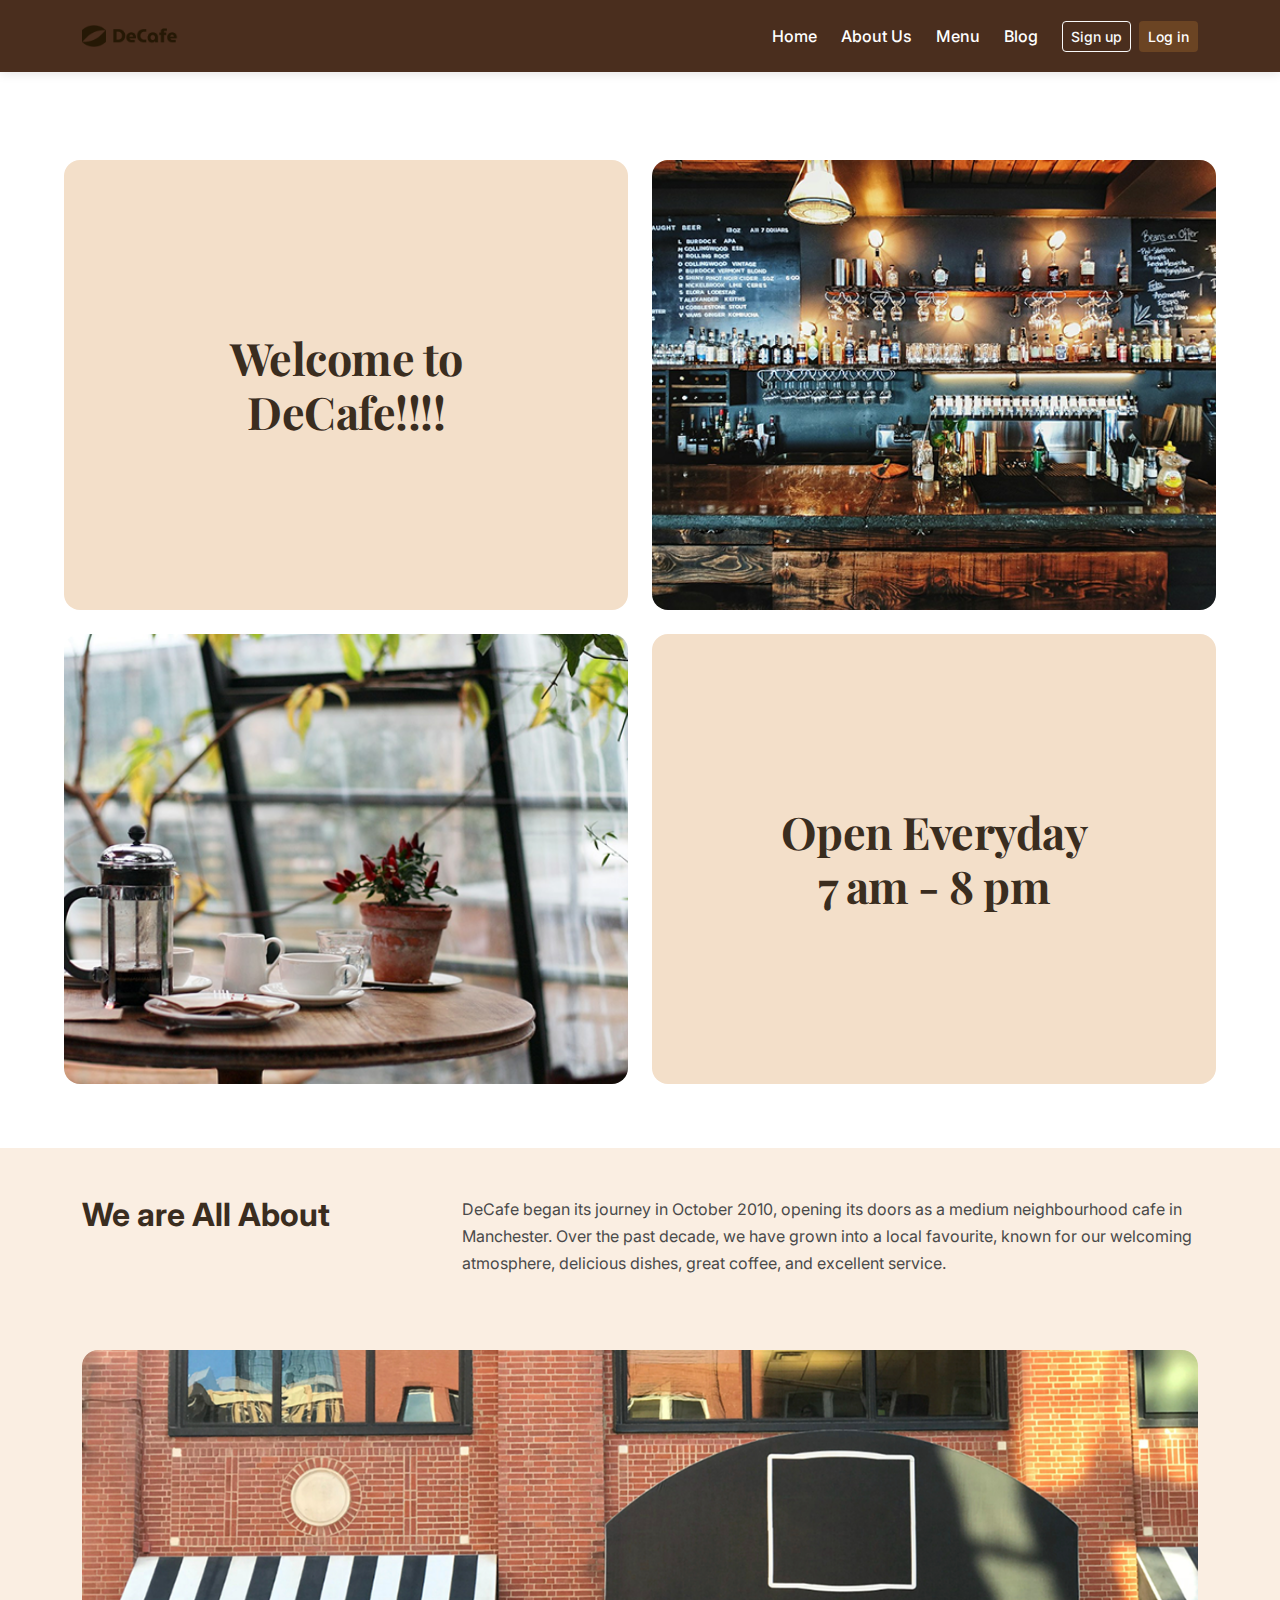
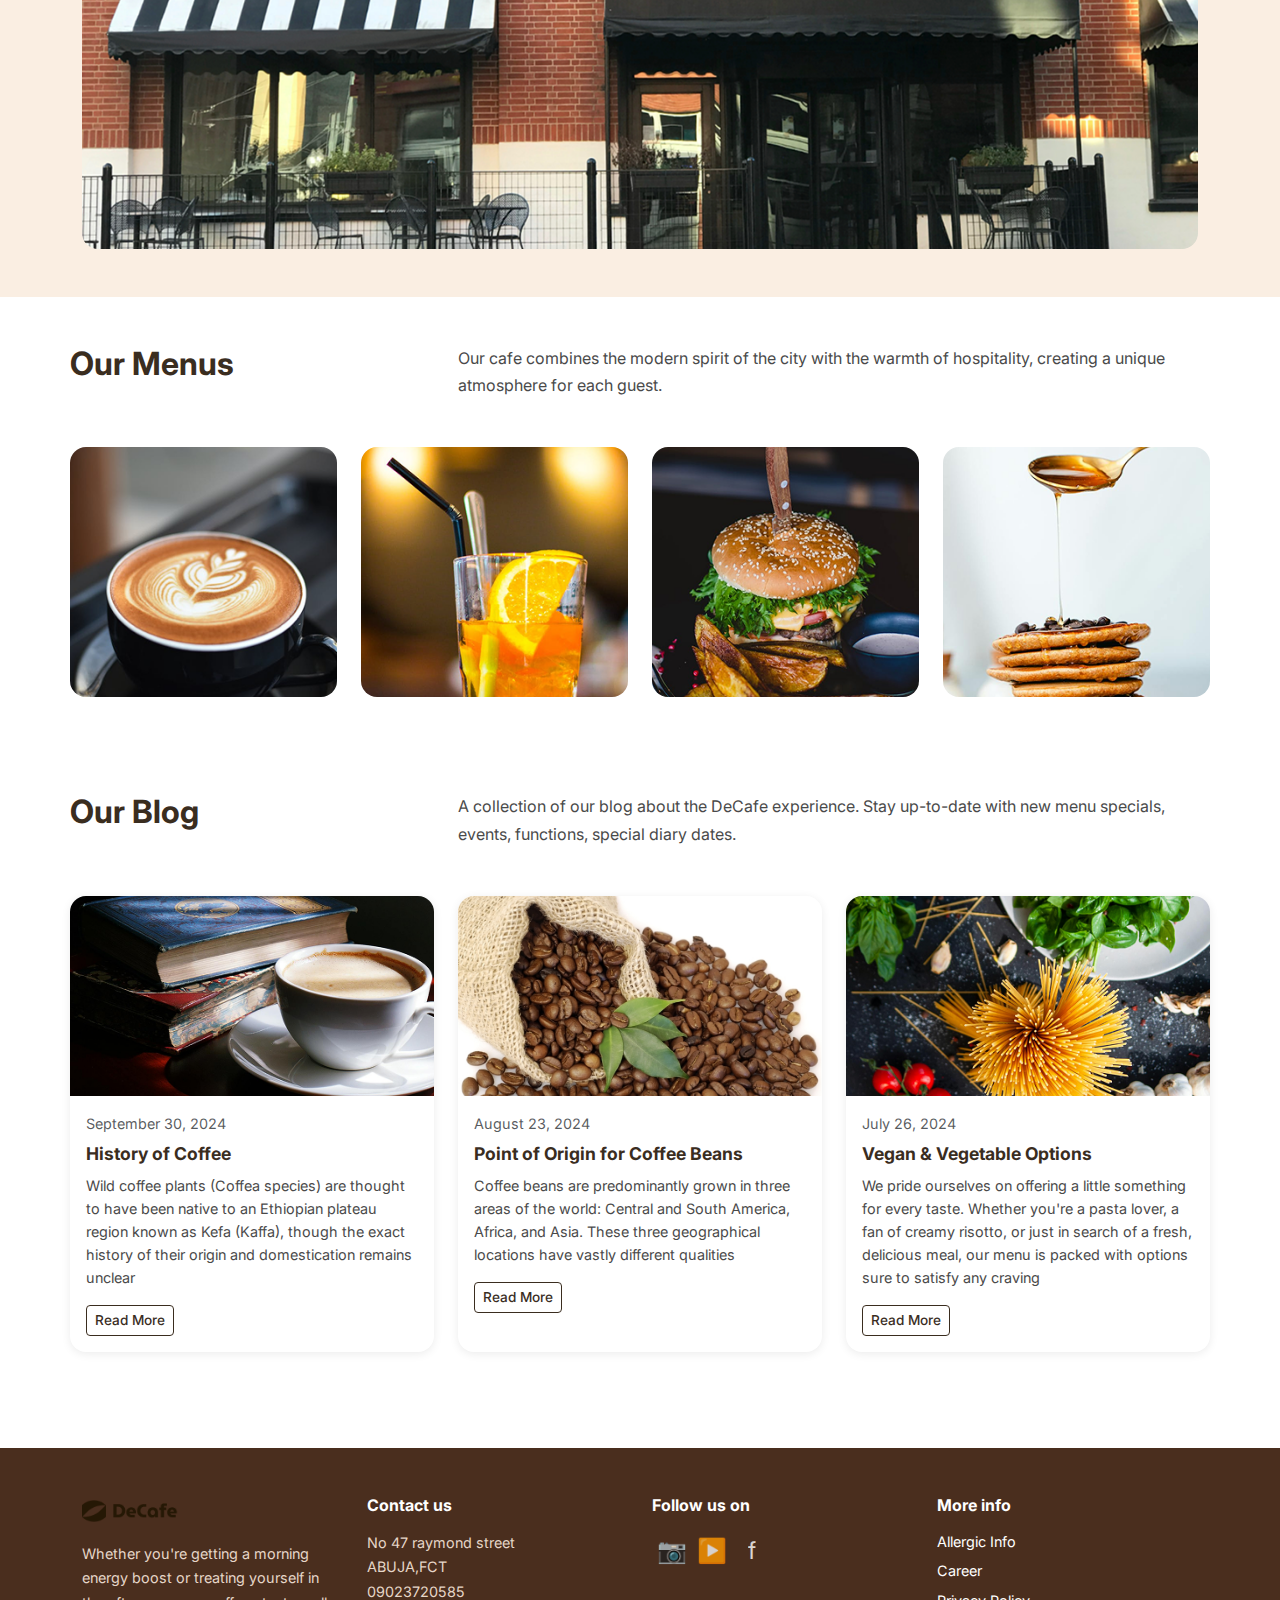
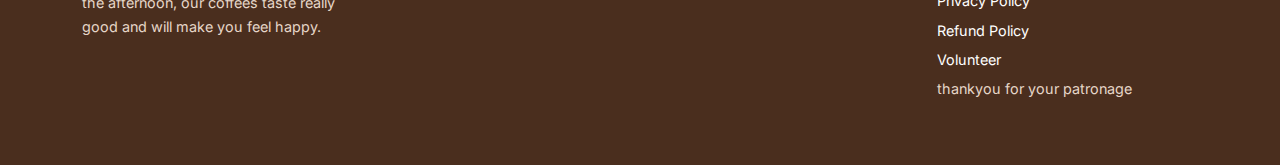
<file: index.html>
<!DOCTYPE html>
<html lang="en">
<head>
  <meta charset="UTF-8">
  <meta name="viewport" content="width=device-width, initial-scale=1.0">
  <title>DeCafe</title>
  <link rel="preconnect" href="https://fonts.googleapis.com">
  <link rel="preconnect" href="https://fonts.gstatic.com" crossorigin>
  <link href="https://fonts.googleapis.com/css2?family=Inter:wght@400;500;700&family=Playfair+Display:wght@700&display=swap" rel="stylesheet">
  <link href="https://cdn.jsdelivr.net/npm/bootstrap@5.3.0/dist/css/bootstrap.min.css" rel="stylesheet">
  <link rel="stylesheet" href="styles.css">
</head>
<body>
  <!-- Navbar -->
  <nav class="navbar navbar-expand-lg navbar-dark py-3">
    <div class="container">
      <a class="navbar-brand d-flex align-items-center" href="#">
        <img src="images/logo.png" alt="DeCafe Logo" class="me-2" style="height: 30px;">
      </a>
      <button class="navbar-toggler" type="button" data-bs-toggle="collapse" data-bs-target="#navbarNav" aria-controls="navbarNav" aria-expanded="false" aria-label="Toggle navigation">
        <span class="navbar-toggler-icon"></span>
      </button>
      <div class="collapse navbar-collapse" id="navbarNav">
        <ul class="navbar-nav ms-auto gap-4 align-items-center">
          <li class="nav-item"><a class="nav-link" href="#">Home</a></li>
          <li class="nav-item"><a class="nav-link" href="#">About Us</a></li>
          <li class="nav-item"><a class="nav-link" href="#">Menu</a></li>
          <li class="nav-item"><a class="nav-link" href="#">Blog</a></li>
          <li class="nav-item d-flex gap-2">
            <a href="#" class="btn btn-outline-light btn-sm">Sign up</a>
            <a href="#" class="btn btn-sm" style="background-color: #6b4423; color: #ffffff;">Log in</a>
          </li>
        </ul>
      </div>
    </div>
  </nav>

  <!-- Hero Grid -->
  <section class="hero-section">
    <div class="container">
      <div class="row g-4">
      <div class="col-md-6">
        <div class="hero-box text-center">
          <h2>Welcome to<br>DeCafe!!!!</h2>
        </div>
      </div>
      <div class="col-md-6">
        <img src="images/Rectangle 4.png" class="hero-img" alt="Cafe Bar">
      </div>
      <div class="col-md-6">
        <img src="images/Rectangle 5.png" class="hero-img" alt="Cafe Seating">
      </div>
      <div class="col-md-6">
        <div class="hero-box text-center">
          <h2>Open Everyday<br>7 am - 8 pm</h2>
        </div>
      </div>
      </div>
    </div>
  </section>

  <!-- About Section -->
  <section class="py-5 about-section">
    <div class="container">
      <div class="row mb-4">
        <div class="col-md-4">
          <h3 class="fw-bold mb-4">We are All About</h3>
        </div>
        <div class="col-md-8">
          <p>DeCafe began its journey in October 2010, opening its doors as a medium neighbourhood cafe in Manchester. Over the past decade, we have grown into a local favourite, known for our welcoming atmosphere, delicious dishes, great coffee, and excellent service.</p>
        </div>
      </div>
      <img src="images/75135.png" class="img-fluid rounded" alt="Cafe front">
    </div>
  </section>

  <!-- Menu Section -->
  <section class="container py-5 menu-section">
    <div class="row mb-4">
      <div class="col-md-4">
        <h3 class="fw-bold mb-4">Our Menus</h3>
      </div>
      <div class="col-md-8">
        <p>Our cafe combines the modern spirit of the city with the warmth of hospitality, creating a unique atmosphere for each guest.</p>
      </div>
    </div>
    <div class="row g-4">
      <div class="col-md-3"><img src="images/Rectangle 6.png" class="img-fluid rounded" alt="Coffee"></div>
      <div class="col-md-3"><img src="images/Rectangle 7.png" class="img-fluid rounded" alt="Drinks"></div>
      <div class="col-md-3"><img src="images/Rectangle 8.png" class="img-fluid rounded" alt="Food"></div>
      <div class="col-md-3"><img src="images/Rectangle 9.png" class="img-fluid rounded" alt="Dessert"></div>
    </div>
  </section>

  <!-- Blog Section -->
  <section class="container py-5 blog-section">
    <div class="row mb-4">
      <div class="col-md-4">
        <h3 class="fw-bold mb-4">Our Blog</h3>
      </div>
      <div class="col-md-8">
        <p>A collection of our blog about the DeCafe experience. Stay up-to-date with new menu specials, events, functions, special diary dates.</p>
      </div>
    </div>
    <div class="row g-4">
      <div class="col-md-4">
        <div class="card">
          <img src="images/Rectangle 12.png" class="card-img-top" alt="History of Coffee">
          <div class="card-body">
            <p class="small text-muted mb-2">September 30, 2024</p>
            <h6>History of Coffee</h6>
            <p class="small">Wild coffee plants (Coffea species) are thought to have been native to an Ethiopian plateau region known as Kefa (Kaffa), though the exact history of their origin and domestication remains unclear</p>
            <a class="btn btn-outline-dark btn-sm">Read More</a>
          </div>
        </div>
      </div>
      <div class="col-md-4">
        <div class="card">
          <img src="images/0000354_870.jpeg" class="card-img-top" alt="Coffee Beans">
          <div class="card-body">
            <p class="small text-muted mb-2">August 23, 2024</p>
            <h6>Point of Origin for Coffee Beans</h6>
            <p class="small">Coffee beans are predominantly grown in three areas of the world: Central and South America, Africa, and Asia. These three geographical locations have vastly different qualities</p>
            <a class="btn btn-outline-dark btn-sm">Read More</a>
          </div>
        </div>
      </div>
      <div class="col-md-4">
        <div class="card">
          <img src="images/Rectangle 12(1).png" class="card-img-top" alt="Vegan options">
          <div class="card-body">
            <p class="small text-muted mb-2">July 26, 2024</p>
            <h6>Vegan & Vegetable Options</h6>
            <p class="small">We pride ourselves on offering a little something for every taste. Whether you're a pasta lover, a fan of creamy risotto, or just in search of a fresh, delicious meal, our menu is packed with options sure to satisfy any craving</p>
            <a class="btn btn-outline-dark btn-sm">Read More</a>
          </div>
        </div>
      </div>
    </div>
  </section>

  <!-- Footer -->
  <footer class="footer text-white mt-5 py-5">
    <div class="container">
      <div class="row">
        <div class="col-md-3 mb-4 mb-md-0">
          <div class="d-flex align-items-center mb-3">
            <img src="images/logo.png" alt="DeCafe Logo" class="me-2" style="height: 30px;">
          </div>
          <p class="small">Whether you're getting a morning energy boost or treating yourself in the afternoon, our coffees taste really good and will make you feel happy.</p>
        </div>
        <div class="col-md-3 mb-4 mb-md-0">
          <h6 class="mb-3">Contact us</h6>
          <p class="small mb-0">No 47 raymond street <br>ABUJA,FCT<br> 09023720585 </p>
        </div>
        <div class="col-md-3 mb-4 mb-md-0">
          <h6 class="mb-3">Follow us on</h6>
          <div class="d-flex gap-0">
            <a href="#" class="text-white social-icon" aria-label="Instagram">📷</a>
            <a href="#" class="text-white social-icon" aria-label="YouTube">▶️</a>
            <a href="#" class="text-white social-icon" aria-label="Facebook">f</a>
          </div>
        </div>
        <div class="col-md-3">
          <h6 class="mb-3">More info</h6>
          <ul class="list-unstyled small mb-0">
            <li class="mb-2"><a href="#" class="text-white text-decoration-none">Allergic Info</a></li>
            <li class="mb-2"><a href="#" class="text-white text-decoration-none">Career</a></li>
            <li class="mb-2"><a href="#" class="text-white text-decoration-none">Privacy Policy</a></li>
            <li class="mb-2"><a href="#" class="text-white text-decoration-none">Refund Policy</a></li>
            <li><a href="#" class="text-white text-decoration-none">Volunteer</a></li>
          </ul>
          <p>thankyou for your patronage</p>
        </div>
      </div>
    </div>
  </footer>

  <script src="https://cdn.jsdelivr.net/npm/bootstrap@5.3.0/dist/js/bootstrap.bundle.min.js"></script>
</body>
</html>
</file>
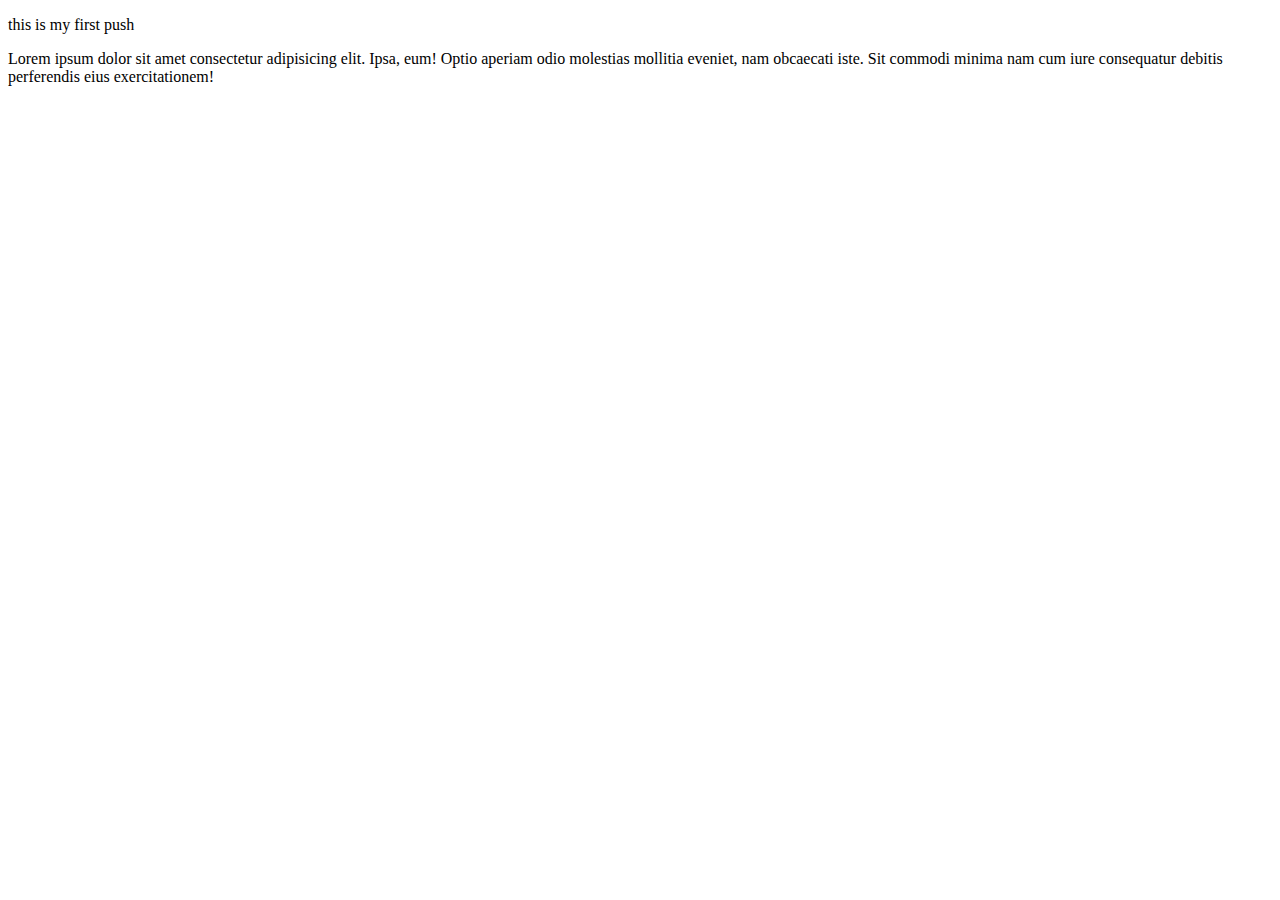
<file: push.html>
<!DOCTYPE html>
<html lang="en">
<head>
    <meta charset="UTF-8">
    <meta name="viewport" content="width=device-width, initial-scale=1.0">
    <title>Document</title>
</head>
<body>
    <P>this is my first push</P>
    <p>Lorem ipsum dolor sit amet consectetur adipisicing elit. Ipsa, eum! Optio aperiam odio molestias mollitia eveniet, nam obcaecati iste. 
    Sit commodi minima nam cum iure consequatur debitis perferendis eius exercitationem!
    </p>
</body>
</html>
</file>
<file: styles.css>
/* GLOBAL */
  * {
    transition: all 0.3s ease;
  }
  
  html {
    scroll-behavior: smooth;
  }
  
  body {
    font-family: "Inter", sans-serif;
    background-color: #ffffff;
    color: #2e2e2e;
    overflow-x: hidden;
  }
  
  h2, h3, h5, h6 {
    font-weight: 700;
  }
  
  h3 {
    font-size: 2rem;
  }
  
  p {
    line-height: 1.7;
    color: #4a4a4a;
    font-size: 1rem;
  }
  
  a {
    text-decoration: none;
  }
  
  /* NAVBAR */
  .navbar {
    background-color: #4a2e1e;
    box-shadow: 0 2px 10px rgba(0,0,0,0.1);
    transition: all 0.3s ease;
  }
  
  .navbar-brand {
    font-size: 1.25rem;
    font-weight: 700;
    color: #ffffff !important;
    transition: transform 0.3s ease;
  }
  
  .navbar-brand:hover {
    transform: scale(1.05);
  }
  
  .navbar-brand img {
    transition: transform 0.3s ease;
  }
  
  .navbar-brand:hover img {
    transform: rotate(-5deg);
  }
  
  .nav-link {
    font-weight: 500;
    color: #ffffff !important;
    position: relative;
    padding: 0.5rem 0 !important;
  }
  
  .nav-link::after {
    content: '';
    position: absolute;
    bottom: 0;
    left: 0;
    width: 0;
    height: 2px;
    background-color: #e6d6c8;
    transition: width 0.3s ease;
  }
  
  .nav-link:hover::after {
    width: 100%;
  }
  
  .nav-link:hover {
    color: #e6d6c8 !important;
  }
  
  /* HERO GRID BOXES */
  .hero-section {
    margin: 4rem 0;
    display: flex;
    justify-content: center;
    align-items: center;
  }
  
  .hero-section .container {
    max-width: 1200px;
    margin: 0 auto;
  }
  
  .hero-section .row {
    display: flex;
    flex-wrap: wrap;
    margin: 0;
  }
  
  .hero-section .col-md-6 {
    display: flex;
  }
  
  .hero-box {
    background: #f3dfc9;
    border-radius: 16px;
    width: 100%;
    min-height: 450px;
    padding: 60px 40px;
    display: flex;
    justify-content: center;
    align-items: center;
    transition: transform 0.3s ease, box-shadow 0.3s ease;
    cursor: pointer;
  }
  
  .hero-box:hover {
    transform: translateY(-5px);
    box-shadow: 0 10px 30px rgba(0,0,0,0.15);
  }
  
  .hero-box h2 {
    font-family: "Playfair Display", serif;
    font-size: 2.8rem;
    line-height: 1.2;
    color: #3a2d1f;
    font-weight: 700;
    margin: 0;
    text-align: center;
    transition: transform 0.3s ease;
    letter-spacing: -0.5px;
  }
  
  .hero-box:hover h2 {
    transform: scale(1.05);
  }
  
  .hero-img {
    border-radius: 16px;
    width: 100%;
    height: 450px;
    object-fit: cover;
    transition: transform 0.5s ease, box-shadow 0.3s ease;
    cursor: pointer;
  }
  
  .hero-img:hover {
    transform: scale(1.03);
    box-shadow: 0 10px 30px rgba(0,0,0,0.2);
  }
  
  .img-fluid.rounded {
    border-radius: 16px !important;
  }
  
  /* ABOUT SECTION */
  .about-section {
    background: #faeee2;
    padding: 5rem 0;
  }

  .about-section h3 {
    font-size: 2rem;
    color: #3a2d1f;
    font-weight: 700;
    margin-bottom: 0;
  }
  
  .about-section .row.mb-4 {
    margin-bottom: 2.5rem !important;
  }
  
  .about-section p {
    font-size: 1rem;
    color: #4a4a4a;
    line-height: 1.7;
    margin-bottom: 0;
  }
  
  .about-section img {
    margin-top: 2rem;
    transition: transform 0.5s ease, box-shadow 0.3s ease;
  }
  
  .about-section img:hover {
    transform: scale(1.02);
    box-shadow: 0 10px 30px rgba(0,0,0,0.15);
  }
  
  /* MENU SECTION */
  .menu-section {
    padding: 5rem 0;
  }
  
  .menu-section img {
    border-radius: 16px;
    width: 100%;
    height: 250px;
    object-fit: cover;
    transition: transform 0.5s ease, box-shadow 0.3s ease;
    cursor: pointer;
  }
  
  .menu-section img:hover {
    transform: scale(1.05);
    box-shadow: 0 10px 25px rgba(0,0,0,0.2);
  }
  
  .menu-section h3 {
    font-size: 2rem;
    color: #3a2d1f;
    font-weight: 700;
    margin-bottom: 0;
  }
  
  .menu-section .row.mb-4 {
    margin-bottom: 2.5rem !important;
  }
  
  .menu-section p {
    font-size: 1rem;
    color: #4a4a4a;
    line-height: 1.7;
    margin-bottom: 0;
  }
  
  /* BLOG */
  .card {
    border: none;
    border-radius: 16px;
    overflow: hidden;
    box-shadow: 0 2px 10px rgba(0,0,0,0.08);
    height: 100%;
    transition: transform 0.3s ease, box-shadow 0.3s ease;
    cursor: pointer;
  }
  
  .card:hover {
    transform: translateY(-8px);
    box-shadow: 0 8px 25px rgba(0,0,0,0.15);
  }
  
  .card-img-top {
    height: 200px;
    object-fit: cover;
    transition: transform 0.5s ease;
  }
  
  .card:hover .card-img-top {
    transform: scale(1.1);
  }
  
  .card-body h6 {
    font-weight: 700;
    margin-bottom: 10px;
    color: #3a2d1f;
    font-size: 1.1rem;
    transition: color 0.3s ease;
  }
  
  .card:hover .card-body h6 {
    color: #6b4423;
  }
  
  .card-body p.small {
    font-size: 0.9rem;
    color: #4a4a4a;
    line-height: 1.6;
    margin-bottom: 1rem;
  }
  
  .blog-section {
    padding: 5rem 0;
  }
  
  .blog-section h3 {
    font-size: 2rem;
    color: #3a2d1f;
    font-weight: 700;
    margin-bottom: 0;
  }
  
  .blog-section .row.mb-4 {
    margin-bottom: 2.5rem !important;
  }
  
  .blog-section .row.mb-4 p {
    font-size: 1rem;
    color: #4a4a4a;
    line-height: 1.7;
    margin-bottom: 0;
  }
  
  /* BUTTONS */
  .btn {
    transition: all 0.3s ease;
    font-weight: 500;
  }
  
  .btn-outline-dark {
    border-width: 1.5px;
    font-size: 0.85rem;
    border-color: #3a2d1f;
    color: #3a2d1f;
  }
  
  .btn-outline-dark:hover {
    background-color: #3a2d1f;
    color: #ffffff;
    transform: translateY(-2px);
    box-shadow: 0 4px 12px rgba(58, 45, 31, 0.3);
  }
  
  .btn-outline-light {
    border-width: 1.5px;
  }
  
  .btn-outline-light:hover {
    background-color: rgba(255,255,255,0.1);
    transform: translateY(-2px);
  }
  
  .btn[style*="background-color: #6b4423"] {
    transition: all 0.3s ease;
  }
  
  .btn[style*="background-color: #6b4423"]:hover {
    background-color: #8b5a35 !important;
    transform: translateY(-2px);
    box-shadow: 0 4px 12px rgba(107, 68, 35, 0.4);
  }
  
  /* FOOTER */
  .footer {
    background: #4a2e1e;
  }
  
  .footer h5, 
  .footer h6 {
    font-weight: 700;
  }
  
  .footer p, 
  .footer li {
    color: #e6d6c8;
    font-size: 0.9rem;
  }
  
  .footer ul li {
    margin-bottom: 6px;
  }
  
  .footer a {
    transition: all 0.3s ease;
    display: inline-block;
  }
  
  .footer a:hover {
    color: #ffffff !important;
    transform: translateX(5px);
  }
  
  .footer .social-icon {
    font-size: 1.5rem;
    transition: all 0.3s ease;
    opacity: 0.8;
    display: inline-block;
    width: 40px;
    height: 40px;
    line-height: 40px;
    text-align: center;
    border-radius: 50%;
  }
  
  .footer .social-icon:hover {
    opacity: 1;
    transform: scale(1.2) translateY(-3px);
    background-color: rgba(255,255,255,0.1);
  }
  
  /* ACCESSIBILITY & FOCUS STATES */
  a:focus,
  button:focus,
  .btn:focus {
    outline: 2px solid #e6d6c8;
    outline-offset: 2px;
  }
  
  .card:focus-within {
    outline: 2px solid #e6d6c8;
    outline-offset: 4px;
  }
  
  /* SMOOTH ANIMATIONS */
  @keyframes fadeInUp {
    from {
      opacity: 0;
      transform: translateY(30px);
    }
    to {
      opacity: 1;
      transform: translateY(0);
    }
  }
  
  .hero-section,
  .about-section,
  .menu-section,
  .blog-section {
    animation: fadeInUp 0.8s ease-out;
  }
  
  /* RESPONSIVE TWEAKS */
  @media (max-width: 768px) {
    * {
      transition: all 0.2s ease;
    }
    
    .hero-section {
      margin: 2rem 0;
    }
    .hero-box {
      min-height: 300px;
      padding: 40px 30px;
    }
    .hero-box h2 {
      font-size: 1.8rem;
      letter-spacing: -0.3px;
    }
    .hero-img {
      height: 300px;
    }
    .about-section,
    .menu-section,
    .blog-section {
      padding: 3rem 0;
    }
    .about-section h3,
    .menu-section h3,
    .blog-section h3 {
      font-size: 1.5rem;
    }
    
    .hero-box:hover,
    .hero-img:hover,
    .menu-section img:hover,
    .card:hover {
      transform: none;
    }
  }
</file>
